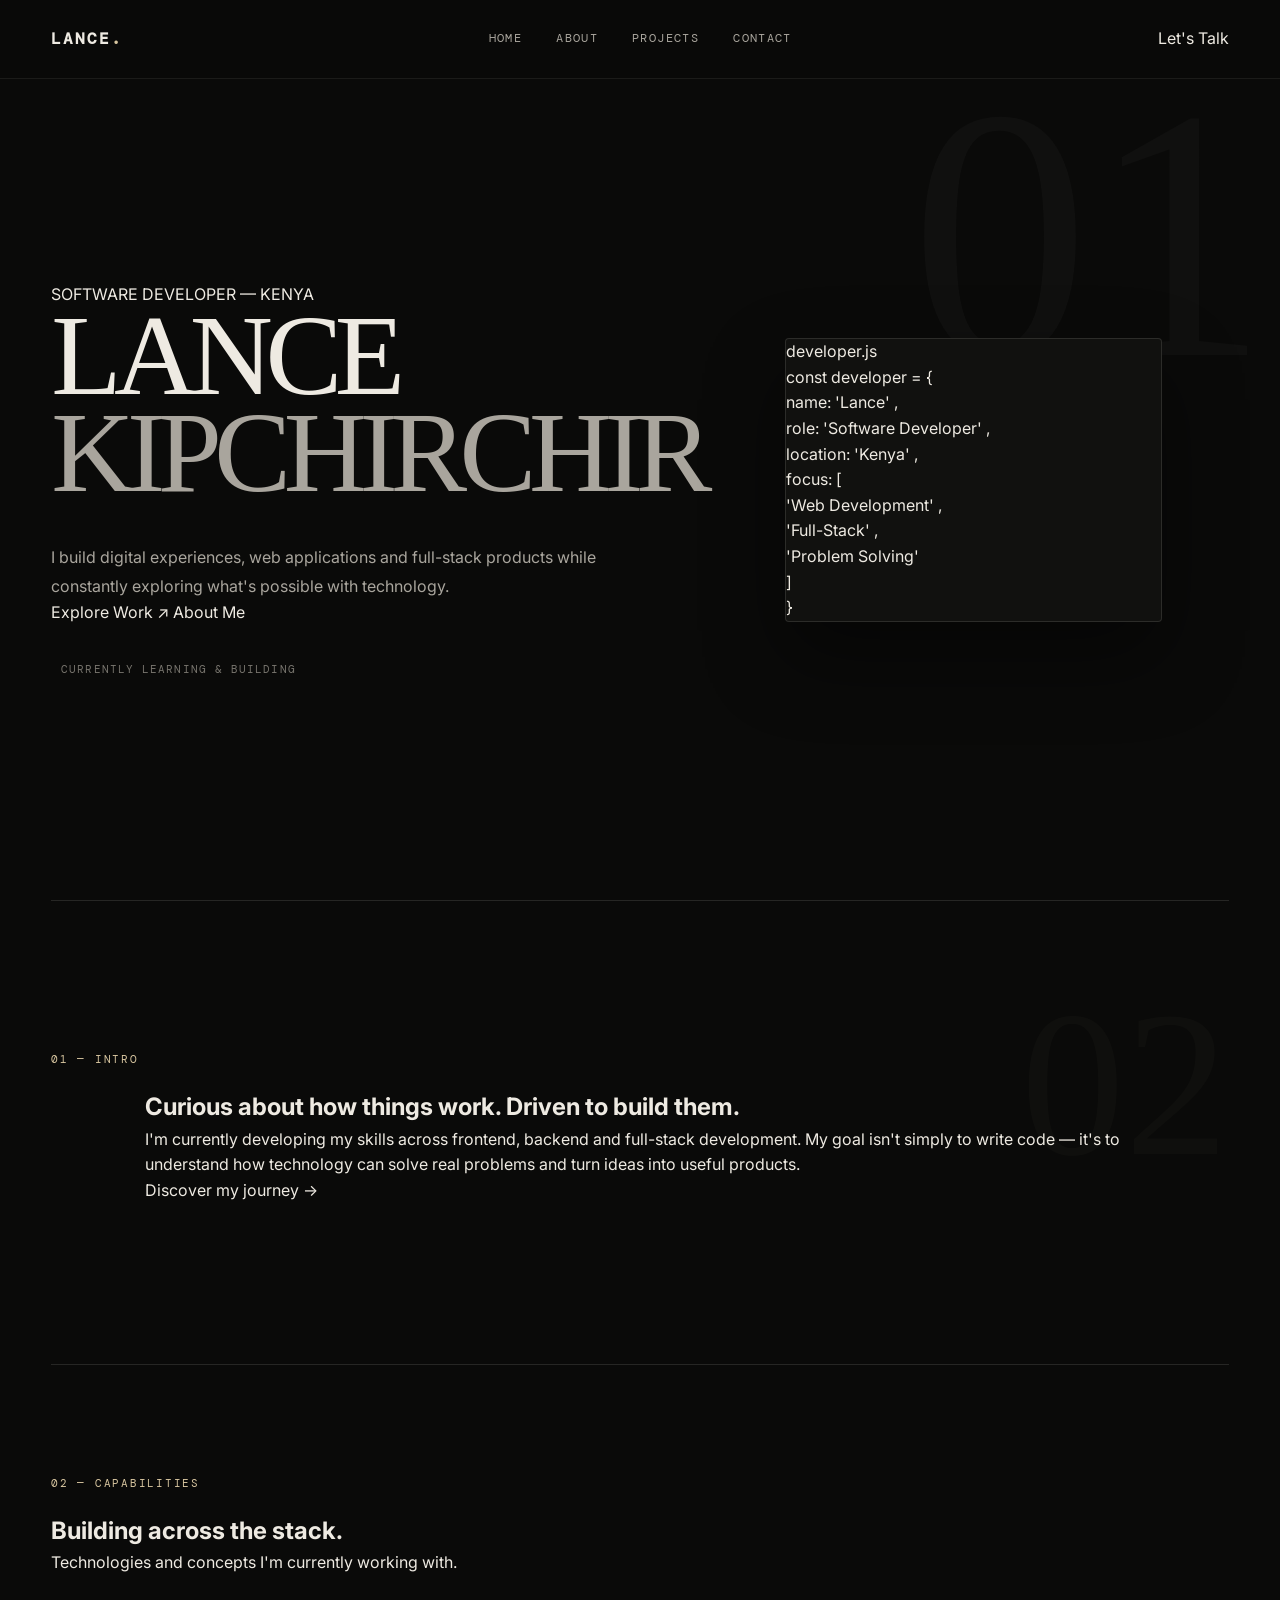
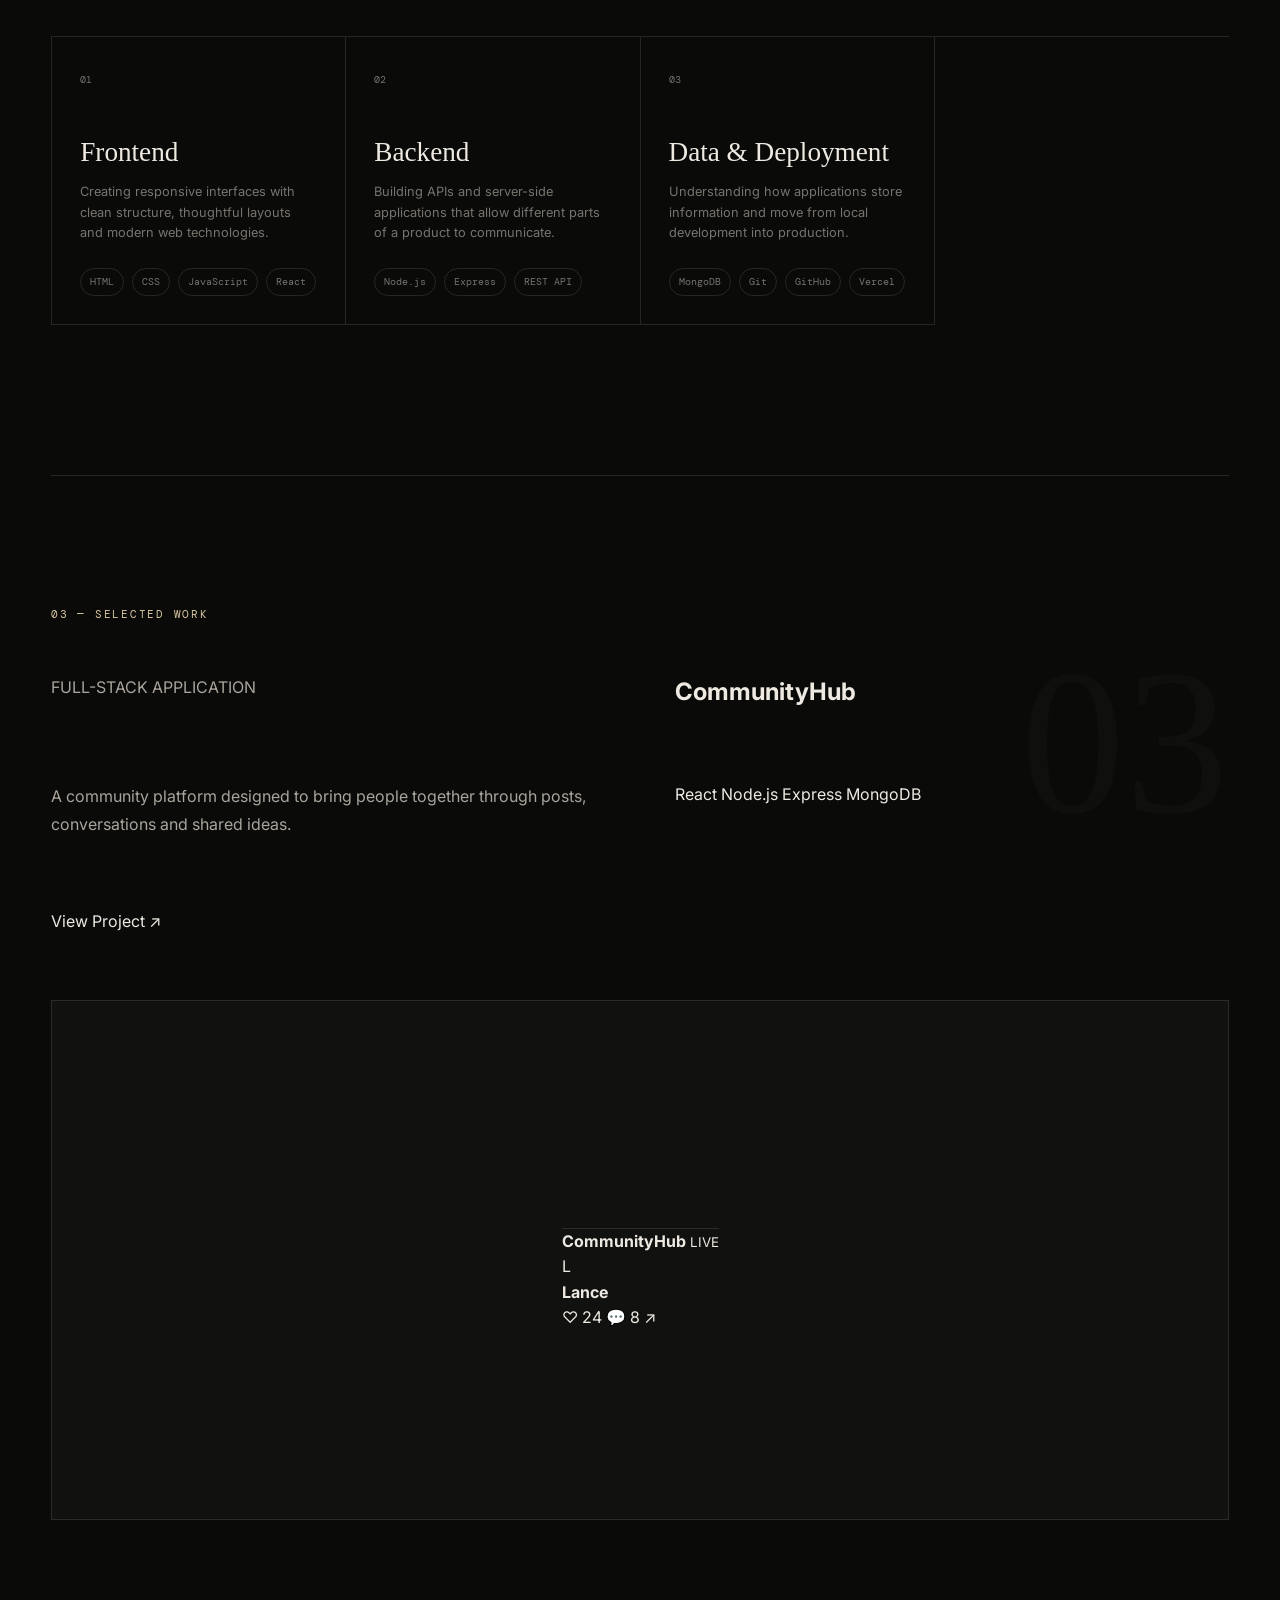
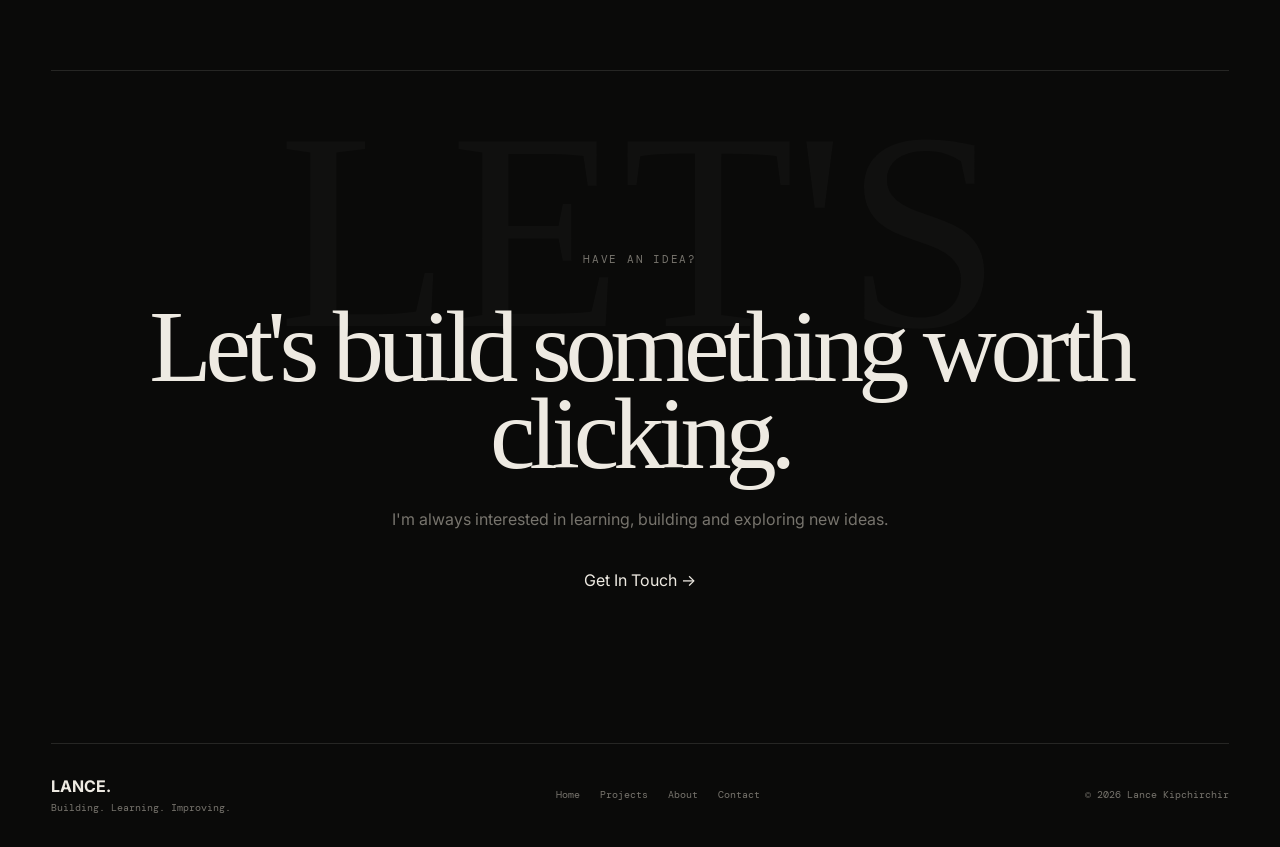
<file: index.html>
<!DOCTYPE html>
<html lang="en-US">

<head>
    <meta charset="UTF-8">

    <meta
        name="viewport"
        content="width=device-width, initial-scale=1.0"
    >

    <meta
        name="description"
        content="Lance Kipchirchir — Software Developer building modern web applications and exploring full-stack development."
    >

    <title>Lance Kipchirchir — Software Developer</title>

    <link rel="preconnect" href="https://fonts.googleapis.com">
    <link
        rel="preconnect"
        href="https://fonts.gstatic.com"
        crossorigin
    >

    <link
        href="https://fonts.googleapis.com/css2?family=DM+Mono:wght@400;500&family=Inter:wght@400;500;600;700;800&display=swap"
        rel="stylesheet"
    >

    <link rel="stylesheet" href="style.css">
</head>


<body>


<!-- =====================================================
     HEADER
===================================================== -->

<header class="site-header">

    <div class="nav-container">

        <a href="index.html" class="logo">
            LANCE<span>.</span>
        </a>


        <nav class="navigation">

            <a
                href="index.html"
                class="active"
            >
                Home
            </a>

            <a href="about.html">
                About
            </a>

            <a href="projects.html">
                Projects
            </a>

            <a href="contact.html">
                Contact
            </a>

        </nav>


        <a
            href="contact.html"
            class="nav-button"
        >
            Let's Talk
        </a>

    </div>

</header>



<main>


<!-- =====================================================
     HERO
===================================================== -->

<section class="hero">


    <div class="hero-content">


        <p class="eyebrow">
            SOFTWARE DEVELOPER — KENYA
        </p>


        <h1>

            LANCE

            <span>
                KIPCHIRCHIR
            </span>

        </h1>


        <p class="hero-description">

            I build digital experiences,
            web applications and full-stack
            products while constantly exploring
            what's possible with technology.

        </p>


        <div class="hero-buttons">

            <a
                href="projects.html"
                class="primary-button"
            >

                Explore Work

                <span>↗</span>

            </a>


            <a
                href="about.html"
                class="secondary-button"
            >

                About Me

            </a>

        </div>


        <div class="availability">

            <span class="status-dot"></span>

            Currently learning & building

        </div>


    </div>



    <!-- =================================================
         CODE WINDOW
    ================================================== -->

    <div class="hero-card">

        <div class="code-window">


            <div class="window-top">

                <div class="window-dots">

                    <span></span>
                    <span></span>
                    <span></span>

                </div>


                <p>
                    developer.js
                </p>

            </div>



            <div class="code">


                <p>

                    <span class="purple">
                        const
                    </span>

                    developer =

                    <span class="yellow">
                        {
                    </span>

                </p>


                <p class="indent">

                    name:

                    <span class="green">
                        'Lance'
                    </span>,

                </p>


                <p class="indent">

                    role:

                    <span class="green">
                        'Software Developer'
                    </span>,

                </p>


                <p class="indent">

                    location:

                    <span class="green">
                        'Kenya'
                    </span>,

                </p>


                <p class="indent">

                    focus:

                    <span class="yellow">
                        [
                    </span>

                </p>


                <p class="indent-more">

                    <span class="green">
                        'Web Development'
                    </span>,

                </p>


                <p class="indent-more">

                    <span class="green">
                        'Full-Stack'
                    </span>,

                </p>


                <p class="indent-more">

                    <span class="green">
                        'Problem Solving'
                    </span>

                </p>


                <p class="indent">

                    <span class="yellow">
                        ]
                    </span>

                </p>


                <p>

                    <span class="yellow">
                        }
                    </span>

                </p>


                <p class="cursor-line">

                    <span class="cursor"></span>

                </p>


            </div>

        </div>

    </div>


</section>



<!-- =====================================================
     INTRO
===================================================== -->

<section class="intro-section">


    <div class="section-label">

        01 — INTRO

    </div>


    <div class="intro-content">


        <h2>

            Curious about how things work.

            <span>
                Driven to build them.
            </span>

        </h2>


        <p>

            I'm currently developing my skills across
            frontend, backend and full-stack development.
            My goal isn't simply to write code — it's to
            understand how technology can solve real
            problems and turn ideas into useful products.

        </p>


        <a
            href="about.html"
            class="text-link"
        >

            Discover my journey →

        </a>


    </div>

</section>



<!-- =====================================================
     SKILLS
===================================================== -->

<section class="skills-section">


    <div class="section-heading">


        <div>

            <p class="section-label">

                02 — CAPABILITIES

            </p>


            <h2>

                Building across
                the stack.

            </h2>

        </div>


        <p>

            Technologies and concepts
            I'm currently working with.

        </p>

    </div>



    <div class="skills-grid">


        <!-- FRONTEND -->

        <article class="skill-card">


            <span class="skill-number">

                01

            </span>


            <h3>

                Frontend

            </h3>


            <p>

                Creating responsive interfaces
                with clean structure, thoughtful
                layouts and modern web technologies.

            </p>


            <div class="skill-tags">

                <span>HTML</span>

                <span>CSS</span>

                <span>JavaScript</span>

                <span>React</span>

            </div>


        </article>



        <!-- BACKEND -->

        <article class="skill-card">


            <span class="skill-number">

                02

            </span>


            <h3>

                Backend

            </h3>


            <p>

                Building APIs and server-side
                applications that allow different
                parts of a product to communicate.

            </p>


            <div class="skill-tags">

                <span>Node.js</span>

                <span>Express</span>

                <span>REST API</span>

            </div>


        </article>



        <!-- DATA -->

        <article class="skill-card">


            <span class="skill-number">

                03

            </span>


            <h3>

                Data & Deployment

            </h3>


            <p>

                Understanding how applications
                store information and move from
                local development into production.

            </p>


            <div class="skill-tags">

                <span>MongoDB</span>

                <span>Git</span>

                <span>GitHub</span>

                <span>Vercel</span>

            </div>


        </article>


    </div>

</section>



<!-- =====================================================
     FEATURED PROJECT
===================================================== -->

<section class="featured-project">


    <div class="section-label">

        03 — SELECTED WORK

    </div>



    <div class="project-preview">


        <!-- PROJECT INFORMATION -->

        <div class="project-info">


            <p class="project-type">

                FULL-STACK APPLICATION

            </p>


            <h2>

                CommunityHub

            </h2>


            <p>

                A community platform designed to
                bring people together through posts,
                conversations and shared ideas.

            </p>


            <div class="project-tech">

                <span>React</span>

                <span>Node.js</span>

                <span>Express</span>

                <span>MongoDB</span>

            </div>


            <a
                href="projects.html"
                class="primary-button"
            >

                View Project

                <span>↗</span>

            </a>


        </div>



        <!-- PROJECT VISUAL -->

        <div class="project-visual">


            <div class="mini-browser">


                <div class="browser-bar">

                    <span></span>
                    <span></span>
                    <span></span>

                </div>



                <div class="mock-content">


                    <div class="mock-header">

                        <strong>
                            CommunityHub
                        </strong>


                        <small>
                            LIVE
                        </small>

                    </div>



                    <div class="mock-post">


                        <div class="mock-avatar">

                            L

                        </div>


                        <div class="mock-lines">


                            <strong>
                                Lance
                            </strong>


                            <span></span>

                            <span></span>

                            <span></span>


                        </div>


                    </div>



                    <div class="mock-actions">

                        <span>
                            ♡ 24
                        </span>

                        <span>
                            💬 8
                        </span>

                        <span>
                            ↗
                        </span>

                    </div>


                </div>


            </div>


        </div>


    </div>

</section>



<!-- =====================================================
     CTA
===================================================== -->

<section class="cta-section">


    <p class="section-label">

        HAVE AN IDEA?

    </p>


    <h2>

        Let's build something

        <span>
            worth clicking.
        </span>

    </h2>


    <p>

        I'm always interested in learning,
        building and exploring new ideas.

    </p>


    <a
        href="contact.html"
        class="primary-button"
    >

        Get In Touch

        <span>→</span>

    </a>


</section>


</main>



<!-- =====================================================
     FOOTER
===================================================== -->

<footer class="site-footer">


    <div>


        <strong>

            LANCE<span>.</span>

        </strong>


        <p>

            Building. Learning. Improving.

        </p>


    </div>



    <div class="footer-links">


        <a href="index.html">
            Home
        </a>


        <a href="projects.html">
            Projects
        </a>


        <a href="about.html">
            About
        </a>


        <a href="contact.html">
            Contact
        </a>


    </div>



    <p class="copyright">

        © 2026 Lance Kipchirchir

    </p>


</footer>


</body>

</html>
</file>
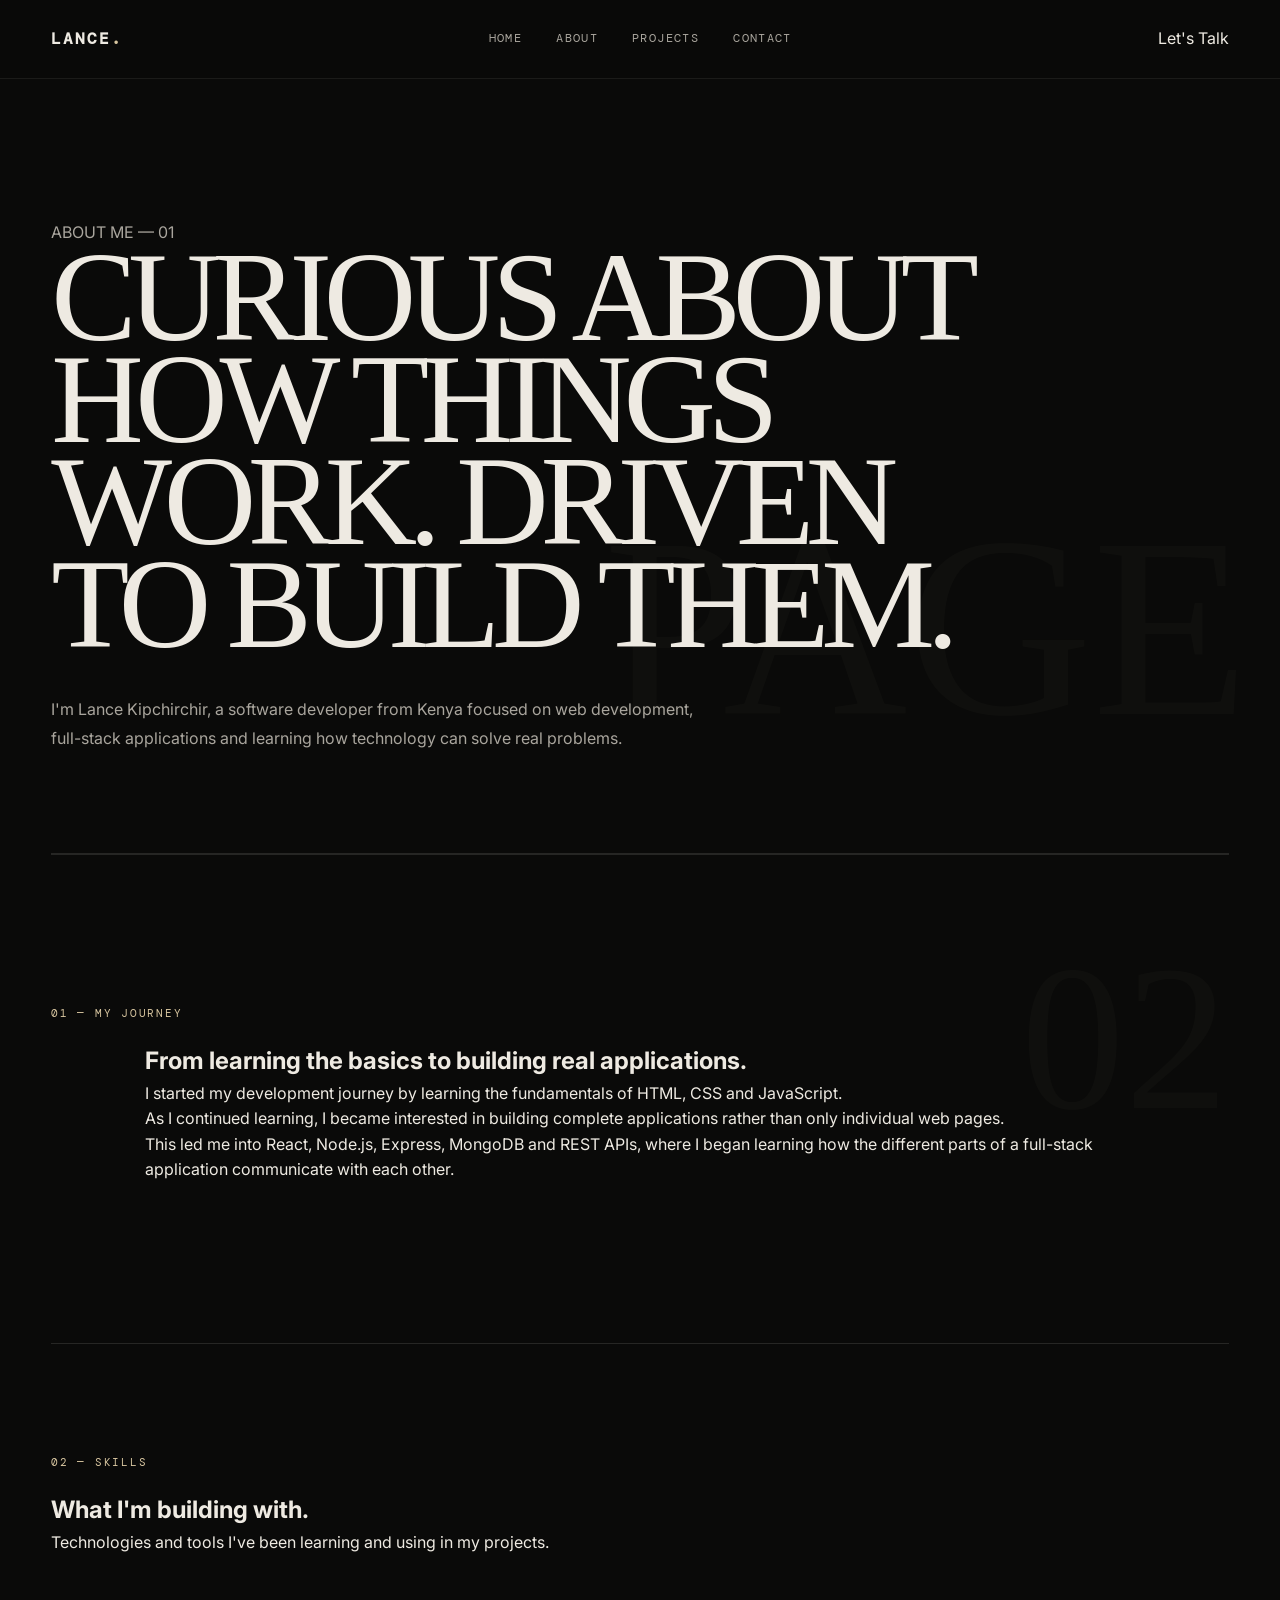
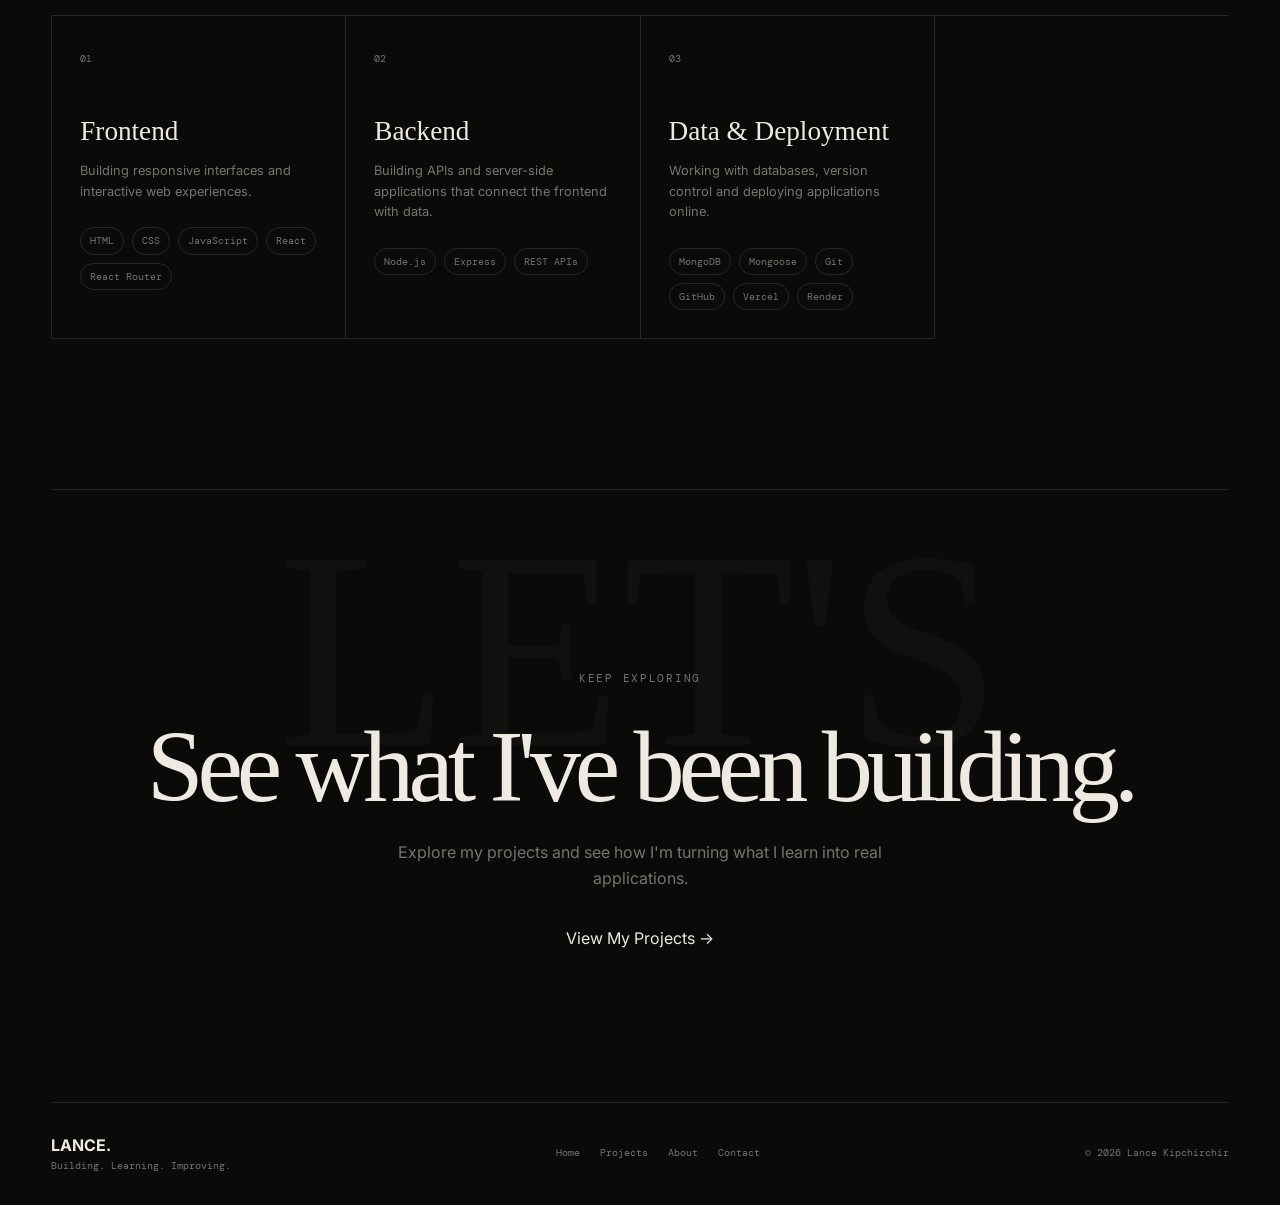
<file: about.html>
<!DOCTYPE html>
<html lang="en-US">
<head>
    <meta charset="UTF-8">
    <meta name="viewport" content="width=device-width, initial-scale=1.0">

    <meta
        name="description"
        content="About Lance Kipchirchir — Software Developer from Kenya."
    >

    <title>About | Lance Kipchirchir</title>

    <link rel="preconnect" href="https://fonts.googleapis.com">
    <link rel="preconnect" href="https://fonts.gstatic.com" crossorigin>

    <link
        href="https://fonts.googleapis.com/css2?family=DM+Mono:wght@400;500&family=Inter:wght@400;500;600;700;800&display=swap"
        rel="stylesheet"
    >

    <link rel="stylesheet" href="style.css">
</head>

<body>

<header class="site-header">
    <div class="nav-container">

        <a href="index.html" class="logo">
            LANCE<span>.</span>
        </a>

        <nav class="navigation">
            <a href="index.html">Home</a>
            <a href="about.html" class="active">About</a>
            <a href="projects.html">Projects</a>
            <a href="contact.html">Contact</a>
        </nav>

        <a href="contact.html" class="nav-button">
            Let's Talk
        </a>

    </div>
</header>


<main>

    <section class="page-hero">

        <p class="eyebrow">ABOUT ME — 01</p>

        <h1>
            Curious about how things work.
            <span>Driven to build them.</span>
        </h1>

        <p class="hero-description">
            I'm Lance Kipchirchir, a software developer from Kenya
            focused on web development, full-stack applications
            and learning how technology can solve real problems.
        </p>

    </section>


    <section class="intro-section">

        <div class="section-label">
            01 — MY JOURNEY
        </div>

        <div class="intro-content">

            <h2>
                From learning the basics
                <span>to building real applications.</span>
            </h2>

            <p>
                I started my development journey by learning the
                fundamentals of HTML, CSS and JavaScript.
            </p>

            <p>
                As I continued learning, I became interested in
                building complete applications rather than only
                individual web pages.
            </p>

            <p>
                This led me into React, Node.js, Express, MongoDB
                and REST APIs, where I began learning how the
                different parts of a full-stack application
                communicate with each other.
            </p>

        </div>

    </section>


    <section class="skills-section">

        <div class="section-heading">

            <div>
                <p class="section-label">
                    02 — SKILLS
                </p>

                <h2>
                    What I'm building with.
                </h2>
            </div>

            <p>
                Technologies and tools I've been learning
                and using in my projects.
            </p>

        </div>


        <div class="skills-grid">

            <article class="skill-card">

                <span class="skill-number">01</span>

                <h3>Frontend</h3>

                <p>
                    Building responsive interfaces and
                    interactive web experiences.
                </p>

                <div class="skill-tags">
                    <span>HTML</span>
                    <span>CSS</span>
                    <span>JavaScript</span>
                    <span>React</span>
                    <span>React Router</span>
                </div>

            </article>


            <article class="skill-card">

                <span class="skill-number">02</span>

                <h3>Backend</h3>

                <p>
                    Building APIs and server-side applications
                    that connect the frontend with data.
                </p>

                <div class="skill-tags">
                    <span>Node.js</span>
                    <span>Express</span>
                    <span>REST APIs</span>
                </div>

            </article>


            <article class="skill-card">

                <span class="skill-number">03</span>

                <h3>Data & Deployment</h3>

                <p>
                    Working with databases, version control
                    and deploying applications online.
                </p>

                <div class="skill-tags">
                    <span>MongoDB</span>
                    <span>Mongoose</span>
                    <span>Git</span>
                    <span>GitHub</span>
                    <span>Vercel</span>
                    <span>Render</span>
                </div>

            </article>

        </div>

    </section>


    <section class="cta-section">

        <p class="section-label">
            KEEP EXPLORING
        </p>

        <h2>
            See what I've been
            <span>building.</span>
        </h2>

        <p>
            Explore my projects and see how I'm turning
            what I learn into real applications.
        </p>

        <a href="projects.html" class="primary-button">
            View My Projects
            <span>→</span>
        </a>

    </section>

</main>


<footer class="site-footer">

    <div>
        <strong>
            LANCE<span>.</span>
        </strong>

        <p>
            Building. Learning. Improving.
        </p>
    </div>

    <div class="footer-links">
        <a href="index.html">Home</a>
        <a href="projects.html">Projects</a>
        <a href="about.html">About</a>
        <a href="contact.html">Contact</a>
    </div>

    <p class="copyright">
        © 2026 Lance Kipchirchir
    </p>

</footer>

</body>
</html>
</file>
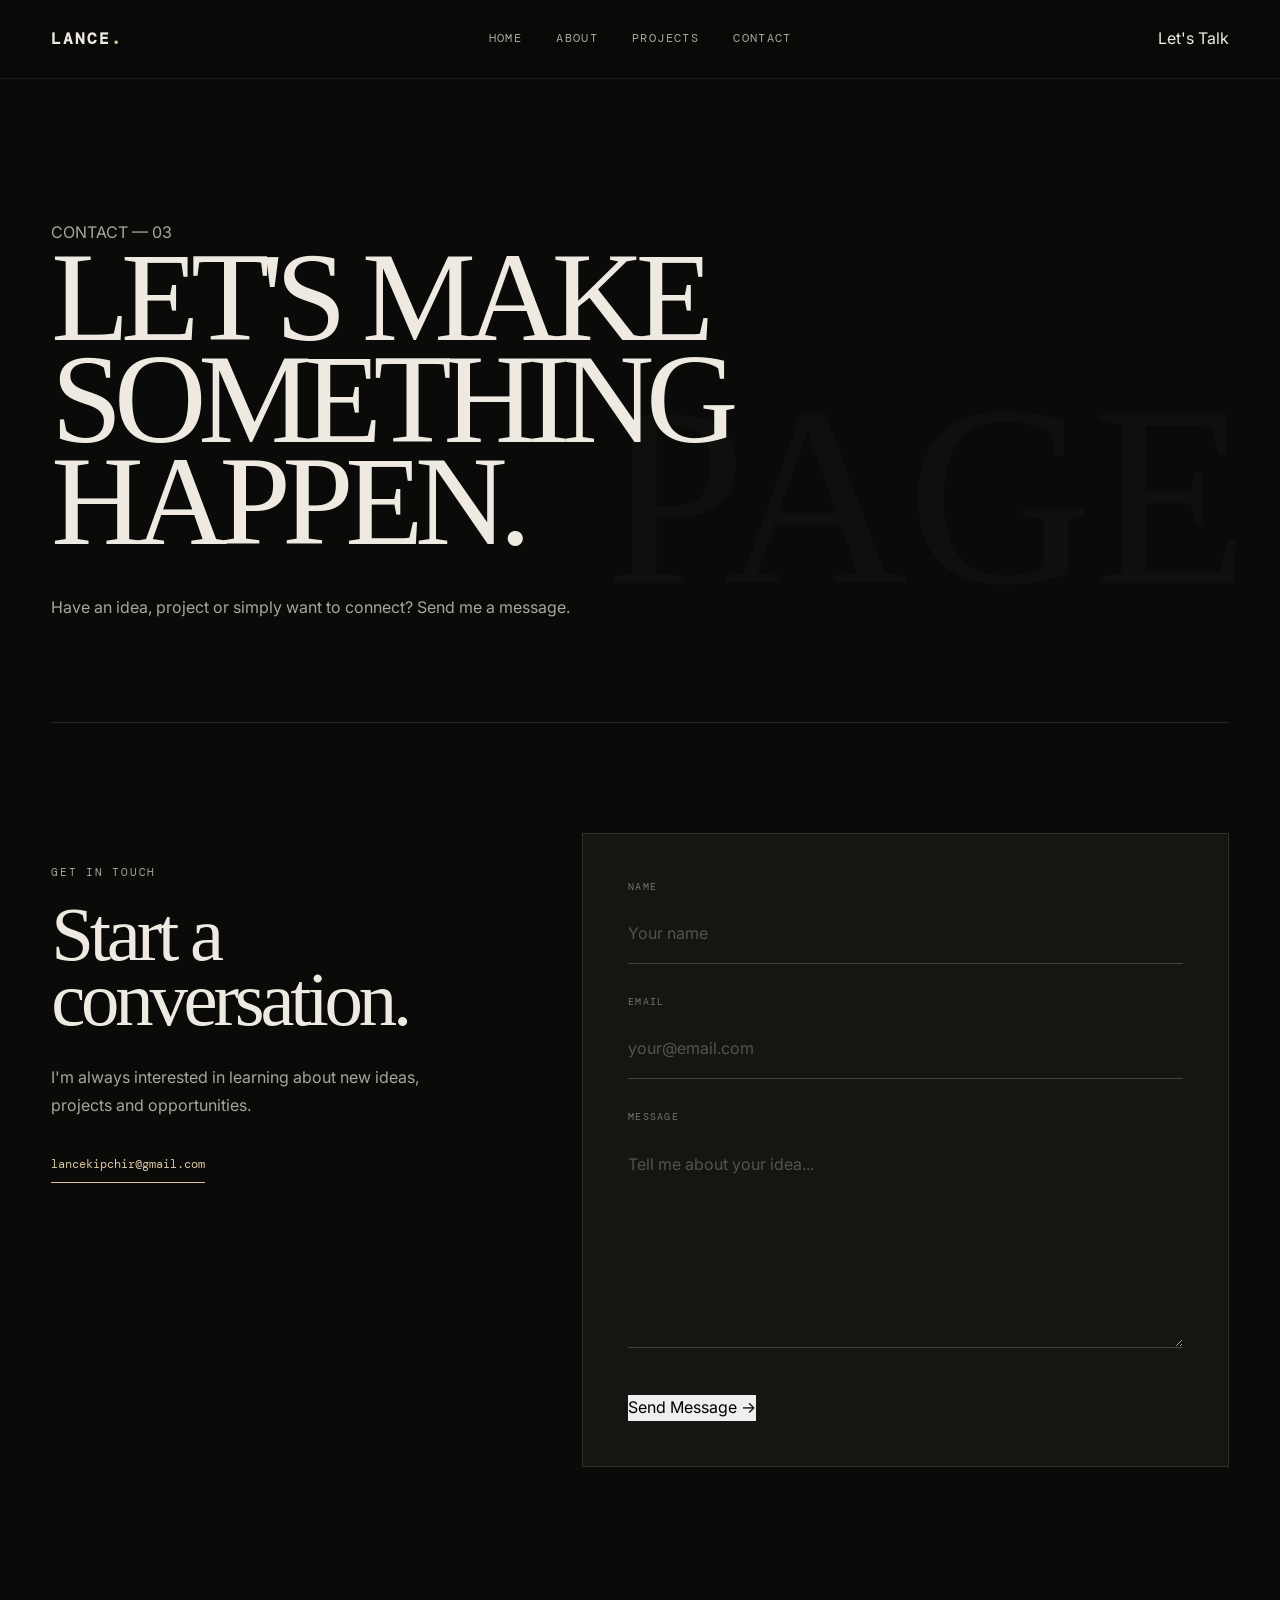
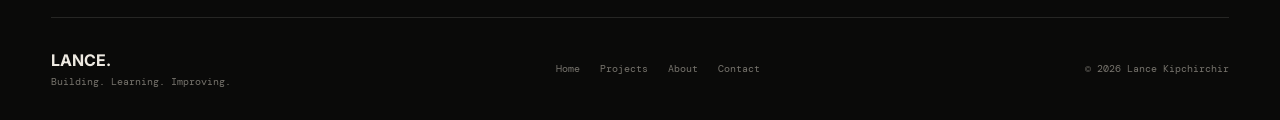
<file: contact.html>
<!DOCTYPE html>
<html lang="en-US">
<head>
    <meta charset="UTF-8">
    <meta name="viewport" content="width=device-width, initial-scale=1.0">

    <meta
        name="description"
        content="Contact Lance Kipchirchir."
    >

    <title>Contact | Lance Kipchirchir</title>

    <link rel="preconnect" href="https://fonts.googleapis.com">
    <link rel="preconnect" href="https://fonts.gstatic.com" crossorigin>

    <link
        href="https://fonts.googleapis.com/css2?family=DM+Mono:wght@400;500&family=Inter:wght@400;500;600;700;800&display=swap"
        rel="stylesheet"
    >

    <link rel="stylesheet" href="style.css">
</head>

<body>

<header class="site-header">
    <div class="nav-container">

        <a href="index.html" class="logo">
            LANCE<span>.</span>
        </a>

        <nav class="navigation">
            <a href="index.html">Home</a>
            <a href="about.html">About</a>
            <a href="projects.html">Projects</a>
            <a href="contact.html" class="active">Contact</a>
        </nav>

        <a href="contact.html" class="nav-button">
            Let's Talk
        </a>

    </div>
</header>


<main>

    <section class="page-hero">

        <p class="eyebrow">CONTACT — 03</p>

        <h1>
            Let's make
            <span>something happen.</span>
        </h1>

        <p class="hero-description">
            Have an idea, project or simply want to connect?
            Send me a message.
        </p>

    </section>


    <section class="contact-section">

        <div class="contact-info">

            <p class="section-label">
                GET IN TOUCH
            </p>

            <h2>
                Start a
                <span>conversation.</span>
            </h2>

            <p>
                I'm always interested in learning about new
                ideas, projects and opportunities.
            </p>

            <a
                href="mailto:lancekipchir@gmail.com"
                class="email-link"
            >
                lancekipchir@gmail.com
            </a>

        </div>


        <form class="contact-form">

            <div class="form-group">

                <label for="name">
                    NAME
                </label>

                <input
                    type="text"
                    id="name"
                    name="name"
                    placeholder="Your name"
                    required
                >

            </div>


            <div class="form-group">

                <label for="email">
                    EMAIL
                </label>

                <input
                    type="email"
                    id="email"
                    name="email"
                    placeholder="your@email.com"
                    required
                >

            </div>


            <div class="form-group">

                <label for="message">
                    MESSAGE
                </label>

                <textarea
                    id="message"
                    name="message"
                    rows="7"
                    placeholder="Tell me about your idea..."
                    required
                ></textarea>

            </div>


            <button type="submit" class="primary-button">
                Send Message
                <span>→</span>
            </button>

        </form>

    </section>

</main>


<footer class="site-footer">

    <div>
        <strong>
            LANCE<span>.</span>
        </strong>

        <p>
            Building. Learning. Improving.
        </p>
    </div>

    <div class="footer-links">
        <a href="index.html">Home</a>
        <a href="projects.html">Projects</a>
        <a href="about.html">About</a>
        <a href="contact.html">Contact</a>
    </div>

    <p class="copyright">
        © 2026 Lance Kipchirchir
    </p>

</footer>

</body>
</html>
</file>
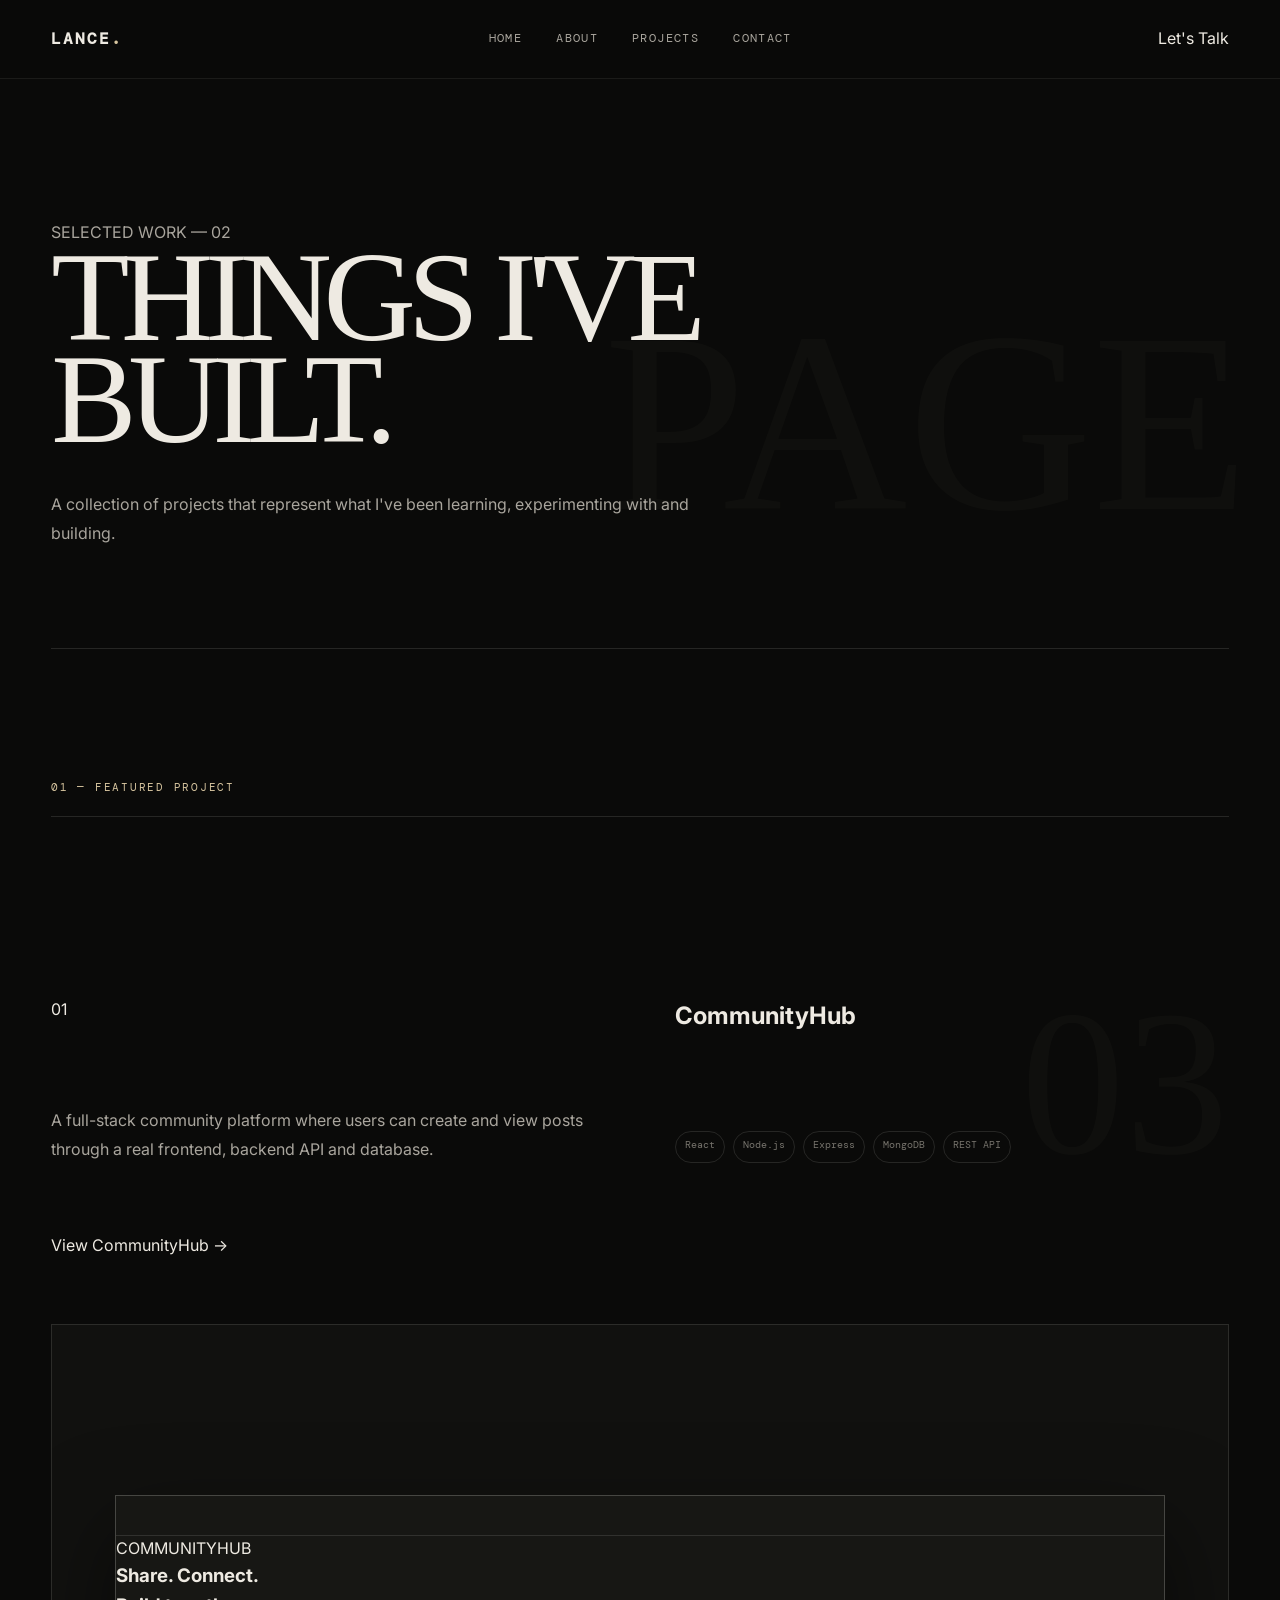
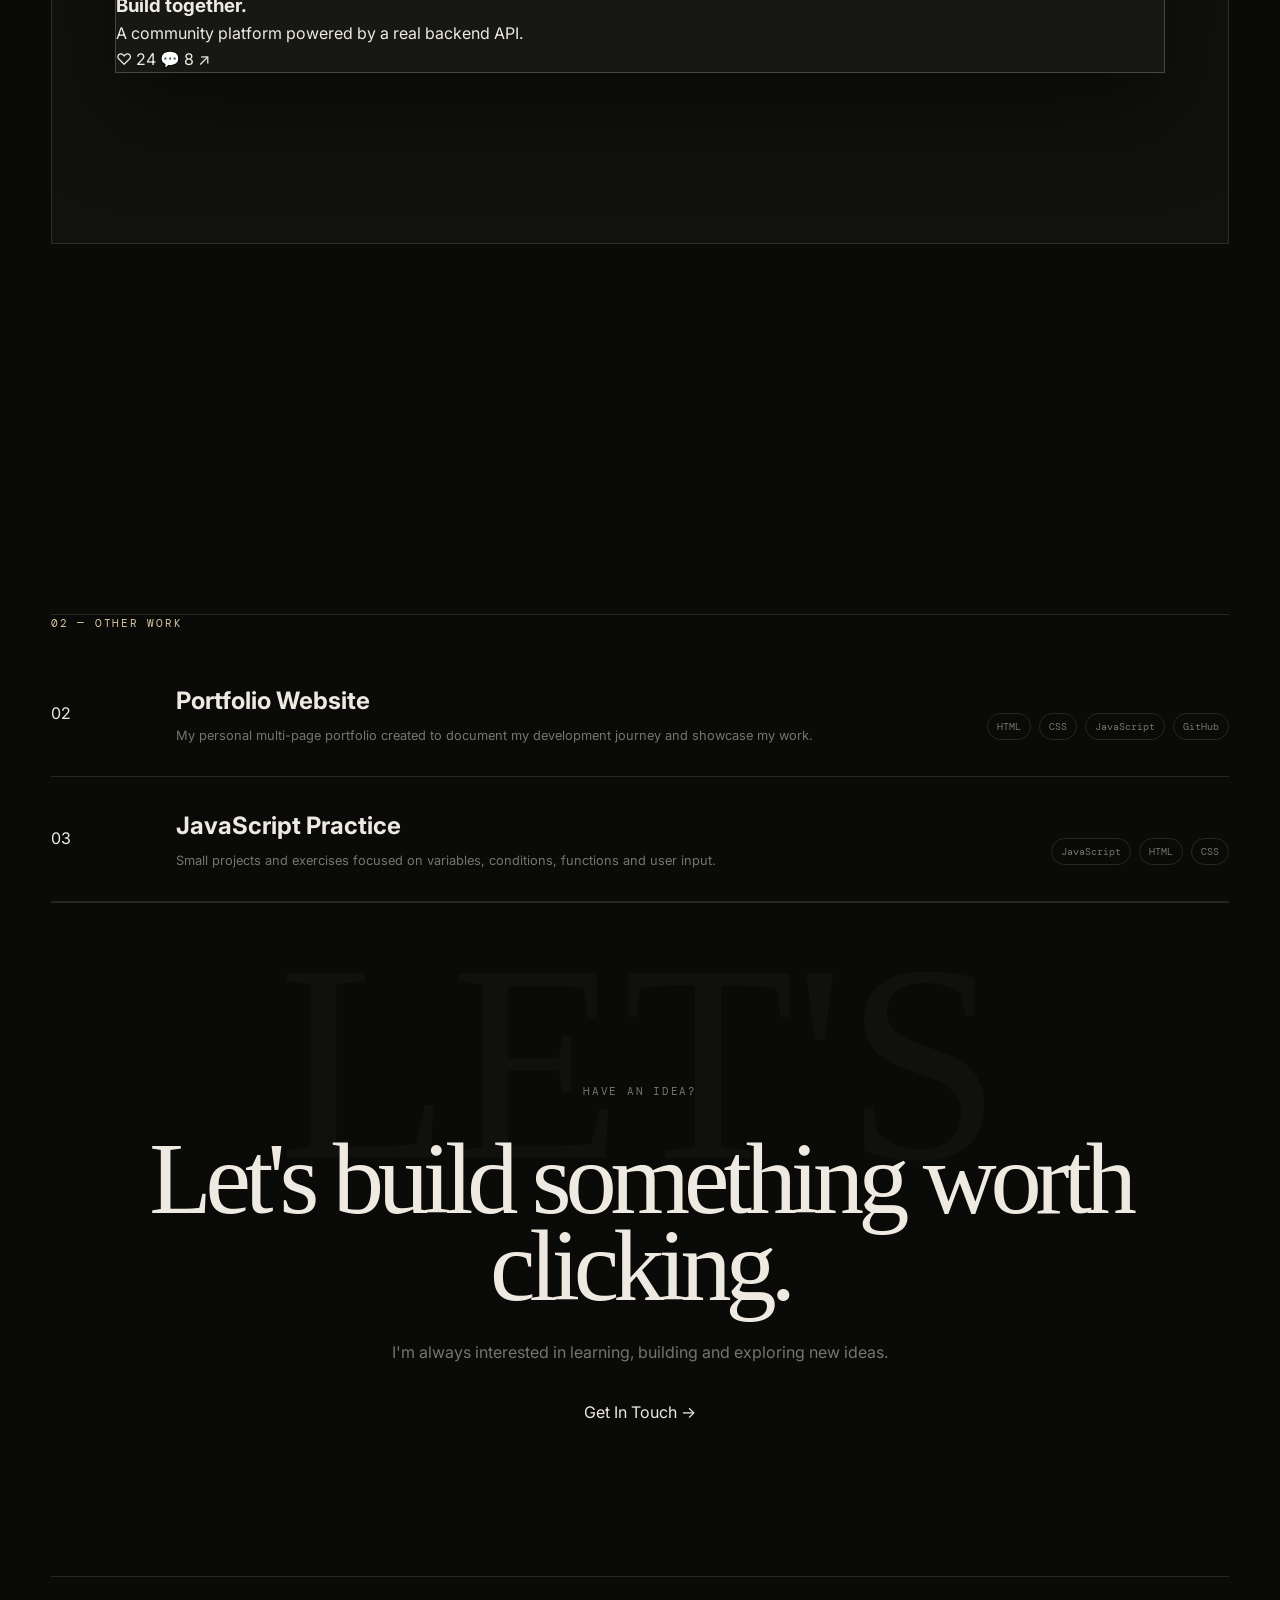
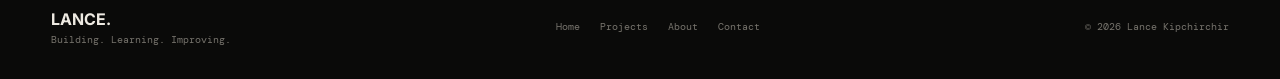
<file: projects.html>
<!DOCTYPE html>
<html lang="en-US">
<head>
    <meta charset="UTF-8">
    <meta name="viewport" content="width=device-width, initial-scale=1.0">

    <meta
        name="description"
        content="Projects built by Lance Kipchirchir."
    >

    <title>Projects | Lance Kipchirchir</title>

    <link rel="preconnect" href="https://fonts.googleapis.com">
    <link rel="preconnect" href="https://fonts.gstatic.com" crossorigin>

    <link
        href="https://fonts.googleapis.com/css2?family=DM+Mono:wght@400;500&family=Inter:wght@400;500;600;700;800&display=swap"
        rel="stylesheet"
    >

    <link rel="stylesheet" href="style.css">
</head>

<body>

<header class="site-header">
    <div class="nav-container">

        <a href="index.html" class="logo">
            LANCE<span>.</span>
        </a>

        <nav class="navigation">
            <a href="index.html">Home</a>
            <a href="about.html">About</a>
            <a href="projects.html" class="active">Projects</a>
            <a href="contact.html">Contact</a>
        </nav>

        <a href="contact.html" class="nav-button">
            Let's Talk
        </a>

    </div>
</header>


<main>

    <section class="page-hero">

        <p class="eyebrow">SELECTED WORK — 02</p>

        <h1>
            Things I've
            <span>built.</span>
        </h1>

        <p class="hero-description">
            A collection of projects that represent what
            I've been learning, experimenting with and building.
        </p>

    </section>


    <section class="projects-section">

        <div class="section-label">
            01 — FEATURED PROJECT
        </div>

        <article class="featured-project">

            <div class="project-info">

                <span class="project-number">01</span>

                <h2>CommunityHub</h2>

                <p>
                    A full-stack community platform where users
                    can create and view posts through a real
                    frontend, backend API and database.
                </p>

                <div class="skill-tags">
                    <span>React</span>
                    <span>Node.js</span>
                    <span>Express</span>
                    <span>MongoDB</span>
                    <span>REST API</span>
                </div>

                <a
                    href="https://communityhub-app.vercel.app/"
                    target="_blank"
                    rel="noopener"
                    class="text-link"
                >
                    View CommunityHub →
                </a>

            </div>

            <div class="project-visual">

                <div class="mock-browser">

                    <div class="browser-bar">
                        <span></span>
                        <span></span>
                        <span></span>
                    </div>

                    <div class="mock-content">

                        <p class="mock-label">
                            COMMUNITYHUB
                        </p>

                        <h3>
                            Share. Connect.
                            <br>
                            Build together.
                        </h3>

                        <p>
                            A community platform powered
                            by a real backend API.
                        </p>

                        <div class="mock-actions">
                            <span>♡ 24</span>
                            <span>💬 8</span>
                            <span>↗</span>
                        </div>

                    </div>

                </div>

            </div>

        </article>

    </section>


    <section class="projects-list">

        <div class="section-label">
            02 — OTHER WORK
        </div>


        <article class="project-row">

            <span>02</span>

            <div>
                <h2>Portfolio Website</h2>

                <p>
                    My personal multi-page portfolio created
                    to document my development journey and
                    showcase my work.
                </p>
            </div>

            <div class="skill-tags">
                <span>HTML</span>
                <span>CSS</span>
                <span>JavaScript</span>
                <span>GitHub</span>
            </div>

        </article>


        <article class="project-row">

            <span>03</span>

            <div>
                <h2>JavaScript Practice</h2>

                <p>
                    Small projects and exercises focused on
                    variables, conditions, functions and
                    user input.
                </p>
            </div>

            <div class="skill-tags">
                <span>JavaScript</span>
                <span>HTML</span>
                <span>CSS</span>
            </div>

        </article>

    </section>


    <section class="cta-section">

        <p class="section-label">
            HAVE AN IDEA?
        </p>

        <h2>
            Let's build something
            <span>worth clicking.</span>
        </h2>

        <p>
            I'm always interested in learning,
            building and exploring new ideas.
        </p>

        <a href="contact.html" class="primary-button">
            Get In Touch
            <span>→</span>
        </a>

    </section>

</main>


<footer class="site-footer">

    <div>
        <strong>
            LANCE<span>.</span>
        </strong>

        <p>
            Building. Learning. Improving.
        </p>
    </div>

    <div class="footer-links">
        <a href="index.html">Home</a>
        <a href="projects.html">Projects</a>
        <a href="about.html">About</a>
        <a href="contact.html">Contact</a>
    </div>

    <p class="copyright">
        © 2026 Lance Kipchirchir
    </p>

</footer>

</body>
</html>
</file>
<file: style.css>
/* =========================================================
   LANCE KIPCHIRCHIR — PORTFOLIO
   FINAL COMPLETE STYLE.CSS
   Home + About + Projects + Contact
   ========================================================= */


/* =========================================================
   1. RESET
   ========================================================= */

* {
    margin: 0;
    padding: 0;
    box-sizing: border-box;
}

html {
    scroll-behavior: smooth;
}

body {
    background: #0a0a09;
    color: #eeeae2;
    font-family: "Inter", Arial, sans-serif;
    line-height: 1.6;
    overflow-x: hidden;
}

img {
    max-width: 100%;
    display: block;
}

a {
    color: inherit;
    text-decoration: none;
}

button,
input,
textarea {
    font: inherit;
}


/* =========================================================
   2. VARIABLES
   ========================================================= */

:root {
    --bg: #0a0a09;
    --bg-soft: #11110f;
    --surface: #151512;
    --surface-light: #1c1c18;

    --text: #eeeae2;
    --text-soft: #a9a59d;
    --text-muted: #77746d;

    --accent: #d8c6a0;
    --accent-dark: #a9946b;

    --border: rgba(238, 234, 226, 0.12);
    --border-strong: rgba(238, 234, 226, 0.22);

    --max-width: 1380px;

    --serif: Georgia, "Times New Roman", serif;
    --mono: "DM Mono", "Courier New", monospace;
}


/* =========================================================
   3. GLOBAL CONTAINER
   ========================================================= */

.container {
    width: min(92%, var(--max-width));
    margin: 0 auto;
}

section {
    width: min(92%, var(--max-width));
    margin-left: auto;
    margin-right: auto;
}


/* =========================================================
   4. HEADER / NAVIGATION
   ========================================================= */

.site-header {
    position: fixed;
    top: 0;
    left: 0;
    width: 100%;
    z-index: 1000;

    background: rgba(10, 10, 9, 0.82);
    backdrop-filter: blur(14px);
    -webkit-backdrop-filter: blur(14px);

    border-bottom: 1px solid rgba(238, 234, 226, 0.08);
}

.nav-container {
    width: min(92%, var(--max-width));
    height: 78px;
    margin: 0 auto;

    display: flex;
    align-items: center;
    justify-content: space-between;
}

.logo {
    font-family: var(--mono);
    font-size: 1rem;
    font-weight: 700;
    letter-spacing: 0.12em;
}

.logo span {
    color: var(--accent);
}

.navigation {
    display: flex;
    align-items: center;
    gap: 34px;
}

.navigation a {
    position: relative;

    font-family: var(--mono);
    font-size: 0.72rem;
    text-transform: uppercase;
    letter-spacing: 0.12em;

    color: var(--text-soft);

    transition:
        color 0.25s ease,
        transform 0.25s ease;
}

.navigation a::after {
    content: "";

    position: absolute;
    left: 0;
    bottom: -7px;

    width: 0;
    height: 1px;

    background: var(--accent);

    transition: width 0.25s ease;
}

.navigation a:hover {
    color: var(--text);
    transform: translateY(-1px);
}

.navigation a:hover::after {
    width: 100%;
}

.nav-cta {
    padding: 10px 17px;

    border: 1px solid var(--border-strong);
    border-radius: 999px;

    transition:
        background 0.25s ease,
        color 0.25s ease,
        border-color 0.25s ease;
}

.nav-cta:hover {
    background: var(--accent);
    color: #0a0a09;
    border-color: var(--accent);
}

.nav-cta::after {
    display: none;
}


/* =========================================================
   5. HOME HERO
   ========================================================= */

.hero {
    position: relative;

    min-height: 100vh;

    width: min(92%, var(--max-width));
    margin: 0 auto;

    padding-top: 150px;
    padding-bottom: 90px;

    display: grid;
    grid-template-columns: 1.15fr 0.85fr;
    align-items: center;

    gap: 80px;
}

.hero::before {
    content: "01";

    position: absolute;
    top: 110px;
    right: -40px;

    font-family: var(--serif);
    font-size: clamp(12rem, 28vw, 30rem);
    line-height: 0.7;

    color: rgba(238, 234, 226, 0.025);

    pointer-events: none;
    user-select: none;
}

.hero-content {
    position: relative;
    z-index: 2;
}

.hero-eyebrow {
    margin-bottom: 25px;

    font-family: var(--mono);
    font-size: 0.7rem;
    text-transform: uppercase;
    letter-spacing: 0.18em;

    color: var(--accent);
}

.hero h1 {
    max-width: 900px;

    font-family: var(--serif);
    font-weight: 400;
    font-size: clamp(4rem, 9vw, 9.5rem);

    line-height: 0.84;
    letter-spacing: -0.065em;

    text-transform: uppercase;
}

.hero h1 span {
    display: block;
    color: var(--text-soft);
}

.hero-description {
    max-width: 570px;

    margin-top: 42px;

    color: var(--text-soft);
    font-size: 1rem;
    line-height: 1.8;
}

.hero-actions {
    display: flex;
    flex-wrap: wrap;
    gap: 14px;

    margin-top: 35px;
}

.btn {
    display: inline-flex;
    align-items: center;
    justify-content: center;

    min-height: 48px;
    padding: 0 22px;

    border: 1px solid var(--border-strong);
    border-radius: 999px;

    font-family: var(--mono);
    font-size: 0.72rem;
    text-transform: uppercase;
    letter-spacing: 0.1em;

    transition:
        background 0.25s ease,
        color 0.25s ease,
        border-color 0.25s ease,
        transform 0.25s ease;
}

.btn:hover {
    transform: translateY(-3px);
}

.btn-primary {
    background: var(--accent);
    color: #0a0a09;
    border-color: var(--accent);
}

.btn-primary:hover {
    background: #eee0c1;
    border-color: #eee0c1;
}

.btn-secondary {
    color: var(--text);
}

.btn-secondary:hover {
    background: var(--surface);
    border-color: var(--border-strong);
}

.availability {
    display: flex;
    align-items: center;
    gap: 10px;

    margin-top: 35px;

    font-family: var(--mono);
    font-size: 0.68rem;
    text-transform: uppercase;
    letter-spacing: 0.1em;

    color: var(--text-muted);
}

.availability-dot {
    width: 7px;
    height: 7px;

    border-radius: 50%;
    background: #8fbf91;

    box-shadow: 0 0 12px rgba(143, 191, 145, 0.4);
}


/* =========================================================
   6. CODE WINDOW
   ========================================================= */

.code-window {
    position: relative;
    z-index: 2;

    background: #11110f;

    border: 1px solid var(--border);
    border-radius: 4px;

    box-shadow:
        0 35px 80px rgba(0, 0, 0, 0.45);

    transform: rotate(1.5deg);

    transition:
        transform 0.4s ease,
        border-color 0.4s ease;
}

.code-window:hover {
    transform: rotate(0deg) translateY(-5px);
    border-color: var(--border-strong);
}

.code-header {
    height: 42px;

    padding: 0 15px;

    display: flex;
    align-items: center;
    gap: 7px;

    border-bottom: 1px solid var(--border);
}

.code-dot {
    width: 8px;
    height: 8px;

    border-radius: 50%;

    background: #45433e;
}

.code-title {
    margin-left: auto;

    font-family: var(--mono);
    font-size: 0.6rem;

    color: var(--text-muted);
}

.code-content {
    padding: 25px;

    font-family: var(--mono);
    font-size: 0.78rem;

    line-height: 2;
    color: #aaa69d;

    overflow-x: auto;
}

.code-content .keyword {
    color: #d8c6a0;
}

.code-content .string {
    color: #b9c8a6;
}

.code-content .function {
    color: #c8b6d9;
}


/* =========================================================
   7. GENERAL SECTION STYLES
   ========================================================= */

.section-label {
    margin-bottom: 20px;

    font-family: var(--mono);
    font-size: 0.68rem;
    text-transform: uppercase;
    letter-spacing: 0.16em;

    color: var(--accent);
}

.section-title {
    font-family: var(--serif);
    font-size: clamp(3rem, 7vw, 7rem);
    font-weight: 400;

    line-height: 0.9;
    letter-spacing: -0.055em;
}


/* =========================================================
   8. HOME INTRO
   ========================================================= */

.intro-section {
    position: relative;

    padding-top: 150px;
    padding-bottom: 160px;

    border-top: 1px solid var(--border);
}

.intro-section::before {
    content: "02";

    position: absolute;
    right: 0;
    top: 100px;

    font-family: var(--serif);
    font-size: 13rem;
    line-height: 0.8;

    color: rgba(238, 234, 226, 0.025);

    pointer-events: none;
}

.intro-content {
    max-width: 1000px;

    margin-left: 8%;
}

.intro-text {
    margin-top: 45px;

    font-family: var(--serif);
    font-size: clamp(2rem, 4vw, 4.3rem);
    line-height: 1.05;

    letter-spacing: -0.035em;
}

.intro-text em {
    color: var(--accent);
    font-style: normal;
}


/* =========================================================
   9. SKILLS
   ========================================================= */

.skills-section {
    padding-top: 110px;
    padding-bottom: 150px;

    border-top: 1px solid var(--border);
}

.skills-grid {
    margin-top: 60px;

    display: grid;
    grid-template-columns: repeat(4, 1fr);

    border-top: 1px solid var(--border);
    border-left: 1px solid var(--border);
}

.skill-card {
    min-height: 190px;

    padding: 28px;

    border-right: 1px solid var(--border);
    border-bottom: 1px solid var(--border);

    transition:
        background 0.3s ease,
        transform 0.3s ease;
}

.skill-card:hover {
    background: var(--surface);
}

.skill-number {
    font-family: var(--mono);
    font-size: 0.65rem;

    color: var(--text-muted);
}

.skill-card h3 {
    margin-top: 40px;

    font-family: var(--serif);
    font-size: 1.7rem;
    font-weight: 400;
}

.skill-card p {
    margin-top: 8px;

    color: var(--text-muted);
    font-size: 0.8rem;
}

.skill-tags {
    margin-top: 25px;

    display: flex;
    flex-wrap: wrap;
    gap: 8px;
}

.skill-tags span {
    padding: 5px 9px;

    border: 1px solid var(--border);
    border-radius: 999px;

    font-family: var(--mono);
    font-size: 0.6rem;

    color: var(--text-muted);
}


/* =========================================================
   10. FEATURED PROJECT
   ========================================================= */

.featured-project {
    position: relative;

    padding-top: 130px;
    padding-bottom: 150px;

    border-top: 1px solid var(--border);
}

.featured-project::before {
    content: "03";

    position: absolute;
    right: 0;
    top: 100px;

    font-family: var(--serif);
    font-size: 13rem;

    color: rgba(238, 234, 226, 0.025);
}

.project-header {
    display: flex;
    align-items: end;
    justify-content: space-between;

    gap: 30px;
}

.project-header h2 {
    font-family: var(--serif);
    font-size: clamp(3.5rem, 8vw, 8rem);
    font-weight: 400;

    line-height: 0.8;
    letter-spacing: -0.06em;
}

.project-meta {
    max-width: 360px;

    font-family: var(--mono);
    font-size: 0.7rem;
    text-transform: uppercase;
    letter-spacing: 0.08em;

    color: var(--text-muted);
}

.project-meta strong {
    color: var(--accent);
}

.project-visual {
    margin-top: 65px;

    min-height: 520px;

    display: flex;
    align-items: center;
    justify-content: center;

    padding: 45px;

    background: #11110f;

    border: 1px solid var(--border);

    overflow: hidden;
}

.mock-browser {
    width: min(100%, 1050px);

    background: #171714;

    border: 1px solid var(--border-strong);

    box-shadow:
        0 35px 90px rgba(0, 0, 0, 0.5);

    transition:
        transform 0.5s ease;
}

.project-visual:hover .mock-browser {
    transform: translateY(-10px);
}

.browser-bar {
    height: 40px;

    padding: 0 15px;

    display: flex;
    align-items: center;

    border-bottom: 1px solid var(--border);
}

.browser-dots {
    display: flex;
    gap: 6px;
}

.browser-dots span {
    width: 7px;
    height: 7px;

    border-radius: 50%;

    background: #44413b;
}

.browser-address {
    margin: auto;

    font-family: var(--mono);
    font-size: 0.55rem;

    color: var(--text-muted);
}

.browser-screen {
    min-height: 390px;

    padding: 55px;

    display: flex;
    flex-direction: column;
    justify-content: center;

    background:
        linear-gradient(
            135deg,
            #1b1b17 0%,
            #10100e 100%
        );
}

.browser-screen h3 {
    font-family: var(--serif);
    font-size: clamp(3rem, 7vw, 6rem);
    font-weight: 400;

    line-height: 0.85;
}

.browser-screen p {
    max-width: 550px;

    margin-top: 25px;

    color: var(--text-muted);
}

.project-info {
    margin-top: 50px;

    display: grid;
    grid-template-columns: 1fr 1fr;

    gap: 70px;
}

.project-info h3 {
    margin-bottom: 18px;

    font-family: var(--mono);
    font-size: 0.7rem;
    text-transform: uppercase;
    letter-spacing: 0.12em;

    color: var(--accent);
}

.project-info p {
    color: var(--text-soft);
    line-height: 1.8;
}


/* =========================================================
   11. PROJECT LIST
   ========================================================= */

.projects-section {
    width: min(92%, var(--max-width));
    margin: 0 auto;

    padding-top: 130px;
    padding-bottom: 150px;
}

.projects-list {
    margin-top: 70px;

    border-top: 1px solid var(--border);
}

.project-row {
    display: grid;
    grid-template-columns: 90px 1fr auto;

    align-items: center;

    gap: 35px;

    padding: 30px 0;

    border-bottom: 1px solid var(--border);

    transition:
        padding 0.3s ease,
        background 0.3s ease;
}

.project-row:hover {
    padding-left: 15px;
    padding-right: 15px;

    background: rgba(238, 234, 226, 0.025);
}

.project-row-number {
    font-family: var(--mono);
    font-size: 0.7rem;

    color: var(--text-muted);
}

.project-row h3 {
    font-family: var(--serif);
    font-size: clamp(1.7rem, 3vw, 3rem);
    font-weight: 400;

    letter-spacing: -0.03em;
}

.project-row p {
    margin-top: 5px;

    color: var(--text-muted);
    font-size: 0.8rem;
}

.project-row-arrow {
    font-size: 1.5rem;

    color: var(--accent);

    transition: transform 0.25s ease;
}

.project-row:hover .project-row-arrow {
    transform: translateX(8px);
}


/* =========================================================
   12. PAGE HERO
   ========================================================= */

.page-hero {
    position: relative;

    width: min(92%, var(--max-width));
    margin: 0 auto;

    min-height: 65vh;

    padding-top: 180px;
    padding-bottom: 100px;

    display: flex;
    flex-direction: column;
    justify-content: center;

    border-bottom: 1px solid var(--border);
}

.page-hero::before {
    content: "PAGE";

    position: absolute;
    right: -20px;
    bottom: 20px;

    font-family: var(--serif);
    font-size: clamp(8rem, 20vw, 20rem);

    color: rgba(238, 234, 226, 0.025);

    pointer-events: none;
}

.page-hero .section-label {
    position: relative;
    z-index: 2;
}

.page-hero h1 {
    position: relative;
    z-index: 2;

    max-width: 1000px;

    font-family: var(--serif);
    font-size: clamp(4rem, 10vw, 10rem);
    font-weight: 400;

    line-height: 0.8;
    letter-spacing: -0.065em;

    text-transform: uppercase;
}

.page-hero p {
    position: relative;
    z-index: 2;

    max-width: 650px;

    margin-top: 40px;

    color: var(--text-soft);
    font-size: 1rem;
}


/* =========================================================
   13. ABOUT PAGE
   ========================================================= */

.about-page {
    padding-bottom: 80px;
}

.about-page .intro-section {
    border-top: 0;
}

.about-page .intro-content {
    margin-left: 0;
    max-width: 950px;
}

.about-page .intro-text {
    font-size: clamp(2rem, 4.5vw, 4.5rem);
}

.about-page .skills-section {
    width: min(92%, var(--max-width));
    margin: 0 auto;
}


/* =========================================================
   14. ABOUT — SKILLS GRID
   ========================================================= */

.about-page .skills-grid {
    grid-template-columns: repeat(3, 1fr);
}

.about-page .skill-card {
    min-height: 220px;
}


/* =========================================================
   15. CONTACT PAGE
   ========================================================= */

.contact-section {
    width: min(92%, var(--max-width));
    margin: 0 auto;

    padding-top: 110px;
    padding-bottom: 150px;

    display: grid;
    grid-template-columns: 0.8fr 1.2fr;

    gap: 100px;
}

.contact-info {
    position: relative;
}

.contact-info h2 {
    font-family: var(--serif);
    font-size: clamp(3rem, 6vw, 6rem);
    font-weight: 400;

    line-height: 0.85;
    letter-spacing: -0.055em;
}

.contact-info p {
    max-width: 430px;

    margin-top: 30px;

    color: var(--text-soft);
    line-height: 1.8;
}

.email-link {
    display: inline-block;

    margin-top: 35px;

    padding-bottom: 8px;

    border-bottom: 1px solid var(--accent);

    font-family: var(--mono);
    font-size: 0.75rem;

    color: var(--accent);

    transition:
        color 0.25s ease,
        border-color 0.25s ease;
}

.email-link:hover {
    color: var(--text);
    border-color: var(--text);
}


/* =========================================================
   16. CONTACT FORM
   ========================================================= */

.contact-form {
    padding: 45px;

    background: var(--surface);

    border: 1px solid var(--border);
}

.form-group {
    margin-bottom: 30px;
}

.form-group label {
    display: block;

    margin-bottom: 10px;

    font-family: var(--mono);
    font-size: 0.65rem;
    text-transform: uppercase;
    letter-spacing: 0.12em;

    color: var(--text-muted);
}

.form-group input,
.form-group textarea {
    width: 100%;

    padding: 16px 0;

    border: 0;
    border-bottom: 1px solid var(--border-strong);

    background: transparent;

    outline: none;

    color: var(--text);

    transition:
        border-color 0.25s ease;
}

.form-group textarea {
    min-height: 150px;

    resize: vertical;
}

.form-group input:focus,
.form-group textarea:focus {
    border-color: var(--accent);
}

.form-group input::placeholder,
.form-group textarea::placeholder {
    color: #55534e;
}

.contact-form button {
    margin-top: 10px;

    cursor: pointer;

    border: 0;
}


/* =========================================================
   17. CTA
   ========================================================= */

.cta-section {
    position: relative;

    width: min(92%, var(--max-width));
    margin: 0 auto;

    padding: 150px 0;

    border-top: 1px solid var(--border);

    text-align: center;

    overflow: hidden;
}

.cta-section::before {
    content: "LET'S";

    position: absolute;

    left: 50%;
    top: 20px;

    transform: translateX(-50%);

    font-family: var(--serif);
    font-size: clamp(9rem, 22vw, 24rem);

    line-height: 1;

    color: rgba(238, 234, 226, 0.025);

    white-space: nowrap;

    pointer-events: none;
}

.cta-section h2 {
    position: relative;
    z-index: 2;

    font-family: var(--serif);
    font-size: clamp(3.5rem, 8vw, 8rem);
    font-weight: 400;

    line-height: 0.85;
    letter-spacing: -0.06em;
}

.cta-section p {
    position: relative;
    z-index: 2;

    max-width: 550px;

    margin: 30px auto 35px;

    color: var(--text-muted);
}


/* =========================================================
   18. FOOTER
   ========================================================= */

.site-footer {
    width: min(92%, var(--max-width));
    margin: 0 auto;

    padding: 30px 0;

    display: flex;
    align-items: center;
    justify-content: space-between;

    gap: 20px;

    border-top: 1px solid var(--border);
}

.site-footer p {
    font-family: var(--mono);
    font-size: 0.65rem;
    color: var(--text-muted);
}

.footer-links {
    display: flex;
    gap: 20px;
}

.footer-links a {
    font-family: var(--mono);
    font-size: 0.65rem;

    color: var(--text-muted);

    transition: color 0.25s ease;
}

.footer-links a:hover {
    color: var(--accent);
}


/* =========================================================
   19. OLD HTML SAFETY
   ---------------------------------------------------------
   These rules prevent old generic headers/footers from
   destroying the new design if one page hasn't been updated.
   ========================================================= */

body > header:not(.site-header) {
    width: min(92%, var(--max-width));
    margin: 0 auto;

    padding-top: 130px;
    padding-bottom: 40px;

    border-bottom: 1px solid var(--border);

    background: transparent;
}

body > header:not(.site-header) h1 {
    font-family: var(--serif);
    font-size: clamp(3rem, 7vw, 7rem);
    font-weight: 400;

    line-height: 0.9;
}

body > header:not(.site-header) nav {
    display: flex;
    flex-wrap: wrap;
    gap: 25px;

    margin-top: 25px;
}

body > header:not(.site-header) nav a {
    font-family: var(--mono);
    font-size: 0.7rem;
    text-transform: uppercase;
    letter-spacing: 0.1em;

    color: var(--text-muted);
}

body > header:not(.site-header) nav a:hover {
    color: var(--accent);
}

body > footer:not(.site-footer) {
    width: min(92%, var(--max-width));
    margin: 0 auto;

    padding: 30px 0;

    border-top: 1px solid var(--border);

    color: var(--text-muted);

    font-family: var(--mono);
    font-size: 0.65rem;
}


/* =========================================================
   20. ANIMATIONS
   ========================================================= */

@keyframes fadeUp {
    from {
        opacity: 0;
        transform: translateY(25px);
    }

    to {
        opacity: 1;
        transform: translateY(0);
    }
}

.hero-content,
.code-window,
.page-hero h1,
.page-hero p {
    animation: fadeUp 0.8s ease both;
}

.code-window {
    animation-delay: 0.15s;
}


/* =========================================================
   21. TABLET
   ========================================================= */

@media (width <= 1000px) {

    .navigation {
        gap: 18px;
    }

    .hero {
        grid-template-columns: 1fr;

        gap: 70px;

        padding-top: 140px;
    }

    .hero h1 {
        font-size: clamp(4rem, 13vw, 8rem);
    }

    .code-window {
        width: min(100%, 700px);
        margin-left: auto;
        margin-right: auto;
    }

    .skills-grid {
        grid-template-columns: repeat(2, 1fr);
    }

    .about-page .skills-grid {
        grid-template-columns: repeat(2, 1fr);
    }

    .project-header {
        align-items: start;
        flex-direction: column;
    }

    .project-info {
        grid-template-columns: 1fr;
        gap: 35px;
    }

    .contact-section {
        grid-template-columns: 1fr;

        gap: 60px;
    }
}


/* =========================================================
   22. MOBILE
   ========================================================= */

@media (width <= 700px) {

    .nav-container {
        height: 70px;
    }

    .navigation {
        gap: 12px;
    }

    .navigation a {
        font-size: 0.58rem;
    }

    .navigation .nav-cta {
        display: none;
    }

    .hero {
        min-height: auto;

        padding-top: 125px;
        padding-bottom: 90px;

        gap: 55px;
    }

    .hero h1 {
        font-size: clamp(3.4rem, 18vw, 6rem);
    }

    .hero-description {
        margin-top: 30px;

        font-size: 0.9rem;
    }

    .hero-actions {
        flex-direction: column;
        align-items: stretch;
    }

    .btn {
        width: 100%;
    }

    .code-content {
        font-size: 0.65rem;
    }

    .intro-section {
        padding-top: 90px;
        padding-bottom: 100px;
    }

    .intro-content {
        margin-left: 0;
    }

    .intro-text {
        font-size: clamp(1.8rem, 9vw, 3rem);
    }

    .skills-section {
        padding-top: 80px;
        padding-bottom: 100px;
    }

    .skills-grid,
    .about-page .skills-grid {
        grid-template-columns: 1fr;
    }

    .skill-card {
        min-height: 160px;
    }

    .skill-card h3 {
        margin-top: 25px;
    }

    .featured-project {
        padding-top: 90px;
        padding-bottom: 100px;
    }

    .project-header h2 {
        font-size: clamp(3rem, 17vw, 5rem);
    }

    .project-visual {
        min-height: 350px;

        padding: 15px;
    }

    .browser-screen {
        min-height: 270px;
        padding: 30px;
    }

    .browser-screen h3 {
        font-size: 3rem;
    }

    .projects-section {
        padding-top: 90px;
        padding-bottom: 100px;
    }

    .project-row {
        grid-template-columns: 45px 1fr auto;

        gap: 15px;
    }

    .project-row h3 {
        font-size: 1.5rem;
    }

    .project-row p {
        font-size: 0.7rem;
    }

    .page-hero {
        min-height: 55vh;

        padding-top: 140px;
        padding-bottom: 80px;
    }

    .page-hero h1 {
        font-size: clamp(3.7rem, 18vw, 6rem);
    }

    .contact-section {
        padding-top: 80px;
        padding-bottom: 100px;
    }

    .contact-form {
        padding: 25px;
    }

    .cta-section {
        padding: 100px 0;
    }

    .site-footer {
        flex-direction: column;
        align-items: flex-start;
    }
}


/* =========================================================
   23. SMALL PHONES
   ========================================================= */

@media (width <= 420px) {

    .navigation {
        gap: 8px;
    }

    .navigation a {
        font-size: 0.52rem;
    }

    .hero h1 {
        font-size: 3.2rem;
    }

    .hero-eyebrow {
        font-size: 0.58rem;
    }

    .section-title {
        font-size: 3rem;
    }

    .project-row {
        grid-template-columns: 1fr;
        gap: 8px;
    }

    .project-row-number {
        display: none;
    }

    .project-row-arrow {
        display: none;
    }

    .footer-links {
        flex-wrap: wrap;
    }
}


/* =========================================================
   24. ACCESSIBILITY
   ========================================================= */

:focus-visible {
    outline: 2px solid var(--accent);
    outline-offset: 4px;
}


/* =========================================================
   25. REDUCED MOTION
   ========================================================= */

@media (prefers-reduced-motion: reduce) {

    html {
        scroll-behavior: auto;
    }

    *,
    *::before,
    *::after {
        animation-duration: 0.01ms !important;
        animation-iteration-count: 1 !important;
        transition-duration: 0.01ms !important;
    }
}
</file>
